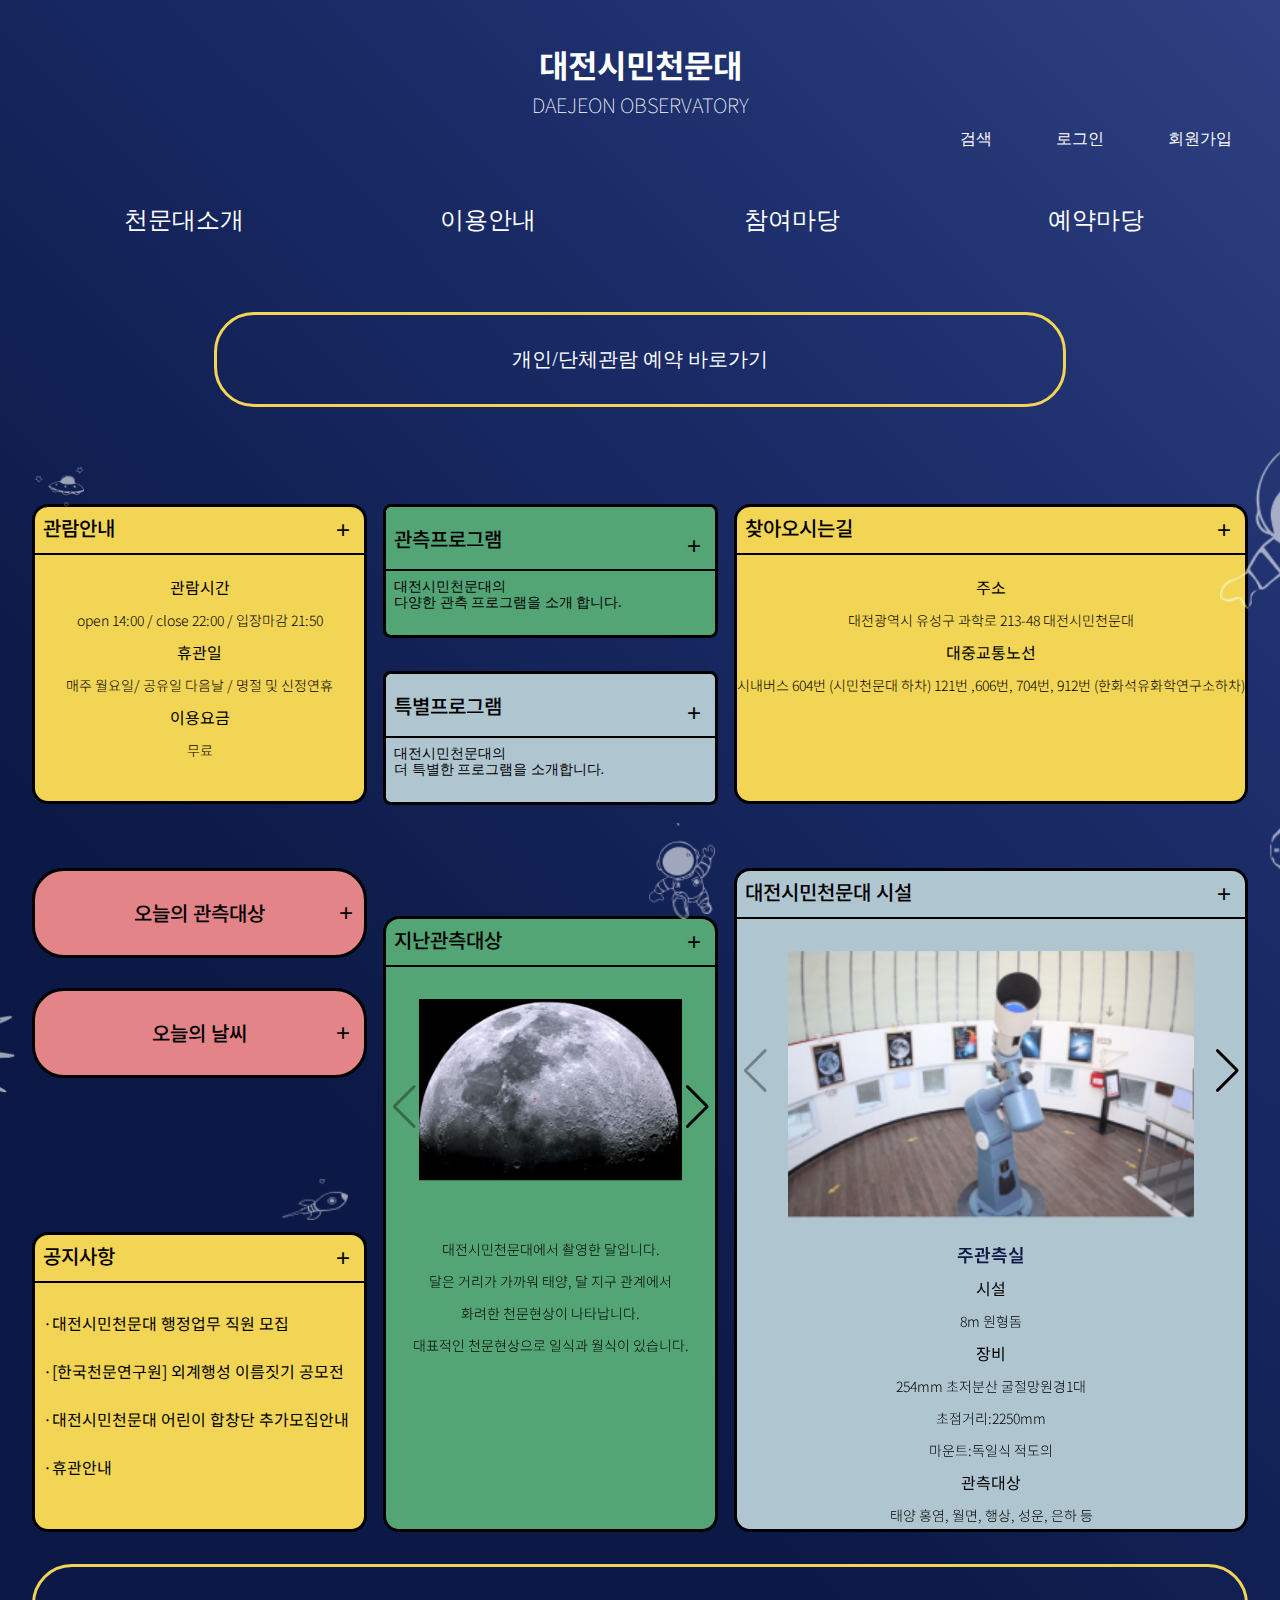
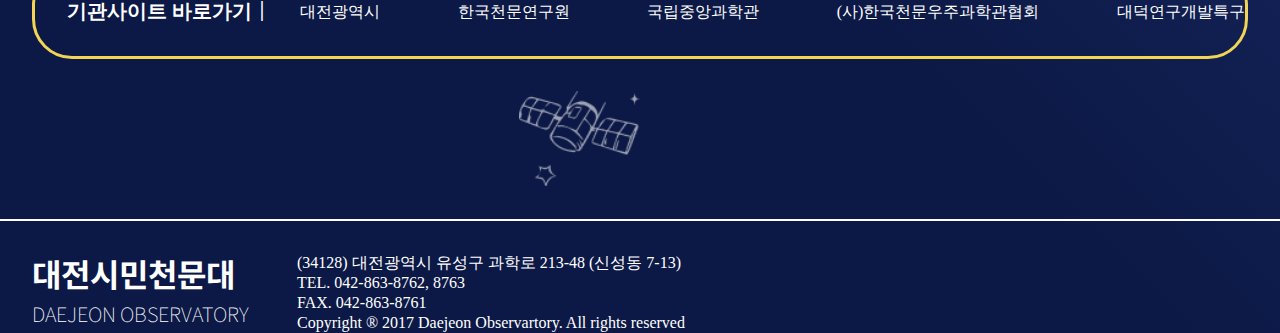
<file: index.html>
<!DOCTYPE html>
<html lang="en">
  <head>
    <meta charset="UTF-8" />
    <meta http-equiv="X-UA-Compatible" content="IE=edge" />
    <meta name="viewport" content="width=device-width, initial-scale=1.0" />
    <title>Document</title>
    <link rel="stylesheet" href="./css/my_reset.css" />
    <link
      href="https://fonts.googleapis.com/css2?family=Noto+Sans+KR:wght@100;300;400;500;700&display=swap"
      rel="stylesheet"
    />
    <link
      rel="stylesheet"
      href="https://cdnjs.cloudflare.com/ajax/libs/font-awesome/6.3.0/css/all.min.css"
      integrity="sha512-SzlrxWUlpfuzQ+pcUCosxcglQRNAq/DZjVsC0lE40xsADsfeQoEypE+enwcOiGjk/bSuGGKHEyjSoQ1zVisanQ=="
      crossorigin="anonymous"
      referrerpolicy="no-referrer"
    />
    <link
      rel="stylesheet"
      href="https://cdn.jsdelivr.net/npm/swiper@9/swiper-bundle.min.css"
    />
    <link rel="stylesheet" href="./css/common.css" />
    <!-- Swiper JS -->
    <script src="https://cdn.jsdelivr.net/npm/swiper@9/swiper-bundle.min.js"></script>
    <!-- <script src="https://cdnjs.cloudflare.com/ajax/libs/jquery/2.0.2/jquery.min.js"></script> -->
    <script src="./js/common.js" defer></script>
  </head>
  <body id="gradient">
    <div class="wrap">
      <header class="hd mw">
        <h1 class="logo">
          <a href="#"
            >대전시민천문대 <br />
            <span> DAEJEON OBSERVATORY</span></a
          >
          <div class="ham"><i class="fa-solid fa-bars"></i></div>
        </h1>
        <div class="top_icons">
          <a href="#"><i class="fa-solid fa-magnifying-glass"></i>검색</a>

          <a href="#"
            ><i class="fa-sharp fa-solid fa-right-to-bracket"></i>로그인</a
          >
          <a href="#"><i class="fa-solid fa-user"></i>회원가입</a>
        </div>

        <nav class="gnb">
          <ul class="depth_1">
            <li>
              <a href="#">천문대소개</a>
              <ul class="depth_2">
                <li><a href="#">인사말</a></li>
                <li><a href="#">현황 및 조직도</a></li>
                <li><a href="#">시설안내</a></li>
                <li><a href="#">홍보자료</a></li>
                <li><a href="#">찾아오시는 길</a></li>
              </ul>
            </li>
            <li>
              <a href="#">이용안내</a>
              <ul class="depth_2">
                <li><a href="#">관람시간안내</a></li>
                <li><a href="#">프로그램소개</a></li>
                <li><a href="#">천문정보</a></li>
                <li><a href="#">행사사진</a></li>
              </ul>
            </li>
            <li>
              <a href="#">참여마당</a>
              <ul class="depth_2">
                <li><a href="#">공지사항</a></li>
                <li><a href="#">질문과답변</a></li>
                <li><a href="#">방문후기</a></li>
                <li><a href="#">자주하는질문</a></li>
                <li><a href="#">봉사활동</a></li>
              </ul>
            </li>
            <li>
              <a href="#">예약마당</a>
              <ul class="depth_2">
                <li><a href="#">관람예약</a></li>
                <li><a href="#">별음악회/시낭송회예약</a></li>
                <li><a href="#">특별 프로그램 예약</a></li>
                <li><a href="#">봉사활동예약</a></li>
                <li><a href="#">예약확인/취소</a></li>
              </ul>
            </li>
          </ul>
        </nav>
      </header>
      <main class="con mw">
        <section class="sec1">
          <div>
            <a href="./index2.html">개인/단체관람 예약 바로가기</a>
          </div>
        </section>
        <!-- section.box.box$*9 -->
        <section class="sec2">
          <div class="box box1">
            <div class="box_title">
              <h2>관람안내</h2>
              <button>+</button>
            </div>
            <p>
              <span>관람시간</span> <br />
              open 14:00 / close 22:00 / 입장마감 21:50 <br />
              <span>휴관일</span> <br />
              매주 월요일/ 공유일 다음날 / 명절 및 신정연휴 <br />
              <span>이용요금</span><br />
              무료
            </p>
          </div>
          <div class="box box2">
            <div class="box2_1">
              <div class="box_title">
                <h2>관측프로그램</h2>
                <button>+</button>
              </div>
              <p>
                대전시민천문대의 <br />
                다양한 관측 프로그램을 소개 합니다.
              </p>
            </div>
            <div class="box2_2">
              <div class="box_title">
                <h2>특별프로그램</h2>
                <button>+</button>
              </div>
              <p>
                대전시민천문대의 <br />
                더 특별한 프로그램을 소개합니다.
              </p>
            </div>
          </div>
          <div class="box box3">
            <div class="box_title">
              <h2>찾아오시는길</h2>
              <button>+</button>
            </div>
            <p>
              <span>주소</span> <br />
              대전광역시 유성구 과학로 213-48 대전시민천문대 <br />
              <span>대중교통노선</span> <br />
              시내버스 604번 (시민천문대 하차) 121번 ,606번, 704번, 912번
              (한화석유화학연구소하차)
            </p>
          </div>
          <div class="box box4">
            <div class="box4_1">
              <h2>오늘의 관측대상</h2>
              <button>+</button>
            </div>
            <div class="box4_2">
              <h2>오늘의 날씨</h2>
              <button>+</button>
            </div>
          </div>
          <div class="box box5">
            <div class="box_title">
              <h2>지난관측대상</h2>
              <button>+</button>
            </div>
            <div class="swiper box_slide">
              <div class="swiper-wrapper">
                <div class="swiper-slide">
                  <img src="../img/slide1_img1.png" alt="img1_1" />
                  <p>
                    대전시민천문대에서 촬영한 달입니다. <br />
                    달은 거리가 가까워 태양, 달 지구 관계에서 <br />
                    화려한 천문현상이 나타납니다. <br />
                    대표적인 천문현상으로 일식과 월식이 있습니다.
                  </p>
                </div>
                <div class="swiper-slide">
                  <img src="../img/slide1_img2.png" alt="img1_2" />
                  <p>
                    위 사진은 <span>플레이아데스 성단</span>입니다. <br />
                    맨눈으로도 잘 관측되는 가장 대표적인 별의 집단으로
                    산개성단입니다. <br />
                    약 1억 년 밖에 안 된 어린 성단으로 구성별들이 매우 어려
                    <br />
                    표면온도가 뜨거워서 청백색을 띄고 있습니다.
                  </p>
                </div>
                <div class="swiper-slide">
                  <img src="../img/slide1_img3.png" alt="img1_3" />
                  <p>
                    태양계 2번째 행성 <span>금성</span>입니다. 금성은 반사도가
                    매우 높아 맨눈으로도 쉽게 관측될 정도로 <br />
                    밝게 빛납니다. 정말 밝을 때는 낮에도 관측할 수 있습니다.
                    <br />
                    지구보다 안 쪽에 있는 금성과 수성은 사진처럼 <br />
                    달과 같은 <span>위상</span>이 나타납니다.
                  </p>
                </div>
                <div class="swiper-slide">
                  <img src="../img/slide1_img4.png" alt="img1_4" />
                  <p>
                    태양계의 4번째 행성 <span>화성</span>입니다. 표면이 산화철로
                    뒤덮혀 있는 붉은 행성입니다. <br />
                    맨눈으로 관측 시 다른행성과 달리 <span>붉은별</span>로 쉽게
                    구별이 가능합니다. <br />
                    또한, 화성 극지방의 극관은 이산화탄소가 얼어있는
                    드라이아이스입니다. <br />
                    이 극관의 크기는 계절에 따라 변하며 화성에 겨울이 찾아올 때
                    커지고 <br />
                    여름에 작아집니다.
                  </p>
                </div>
              </div>
              <div class="swiper-button-next next1"></div>
              <div class="swiper-button-prev prev1"></div>
            </div>
          </div>
          <div class="box box6">
            <div class="box_title">
              <h2>대전시민천문대 시설</h2>
              <button>+</button>
            </div>
            <!-- slide -->
            <div class="swiper box_slide">
              <div class="swiper-wrapper">
                <div class="swiper-slide">
                  <img src="../img/slide2_img1.png" alt="img2_1" />
                  <p>
                    <span class="fac_name">주관측실</span> <br />
                    <span>시설</span> <br />
                    8m 원형돔 <br />
                    <span>장비</span> <br />
                    254mm 초저분산 굴절망원경1대 <br />
                    초점거리:2250mm <br />
                    마운트:독일식 적도의 <br />
                    <span>관측대상</span> <br />
                    태양 홍염, 월면, 행상, 성운, 은하 등
                  </p>
                </div>
                <div class="swiper-slide">
                  <img src="../img/slide2_img2.png" alt="img2_2" />
                  <p>
                    <span class="fac_name">천체투영실</span><br />
                    <span>시설</span> <br />
                    9.5m 돔스크린 (90명 동시관람 가능) <br />
                    <span>장비</span>
                    -MEGASTAR_Neo 투영기 <br />
                    -4안 디지털 투영기 <br />
                    -천문우주영상물
                  </p>
                </div>
                <div class="swiper-slide">
                  <img src="../img/slide2_img3.png" alt="img2_3" />
                  <p>
                    <span class="fac_name">보조관측실</span> <br />
                    <span>시설</span> <br />
                    -가로 6.6m * 세로 11.7m 슬라이딩돔 <br />
                    <span>장비</span> <br />
                    -102mm 구경 / 더블렛 ED아포크로매트 <br />
                    -254mm 구경 / 슈미트카세그레인 반사굴절 <br />
                    -280mm 구경 / 슈미트카세그레인 반사굴절 <br />
                    -140mm 구경 / 트리플렛 ED아포크로매트 <br />
                    <span>관측대상</span> <br />
                    -태양 흑점, 월면, 행성, 성운, 성단, 은하등
                  </p>
                </div>
                <div class="swiper-slide">
                  <img src="../img/slide2_img4.png" alt="img2_4" />
                  <p>
                    <span class="fac_name">전시실</span> <br />
                    <span>시설면적</span> <br />
                    -180㎡ <br />
                    <span>전시내용</span> <br />
                    -별을 찾아가는 별여행 <br />
                    -ZONE1. 별을 바라보다 <br />
                    -ZONE2. 베일에 싸인 별 <br />
                    -ZONE3. 출발! 별여행 <br />
                    -ZONE4. 찾았다! 먼 우주 속 별 <br />
                    -ZONE5. 천문아카이브 <br />
                  </p>
                </div>
              </div>
              <div class="swiper-button-next next1"></div>
              <div class="swiper-button-prev prev1"></div>
            </div>
          </div>
          <div class="box box7">
            <div class="box_title">
              <h2>공지사항</h2>
              <button>+</button>
            </div>
            <p>
              <span>&middot;대전시민천문대 행정업무 직원 모집</span>
              <span>&middot;[한국천문연구원] 외계행성 이름짓기 공모전</span>
              <span>&middot;대전시민천문대 어린이 합창단 추가모집안내</span>
              <span>&middot;휴관안내</span>
            </p>
          </div>
        </section>
        <section class="sec3">
          <div>
            <a href="#">기관사이트 바로가기</a>
            <ul>
              <li><a href="#">대전광역시</a></li>
              <li><a href="#">한국천문연구원</a></li>
              <li><a href="#">국립중앙과학관</a></li>
              <li><a href="#">(사)한국천문우주과학관협회</a></li>
              <li><a href="#">대덕연구개발특구</a></li>
            </ul>
          </div>
        </section>
      </main>
      <footer class="footAll">
        <div class="foot mw">
          <h1 class="logo">
            <a href="#"
              >대전시민천문대 <br />
              <span> DAEJEON OBSERVATORY</span></a
            >
          </h1>
          <div>
            <p>
              (34128) 대전광역시 유성구 과학로 213-48 (신성동 7-13) <br />
              TEL. 042-863-8762, 8763 <br />
              FAX. 042-863-8761 <br />
              Copyright ® 2017 Daejeon Observartory. All rights reserved
            </p>
          </div>
        </div>
      </footer>
    </div>
  </body>
</html>
</file>
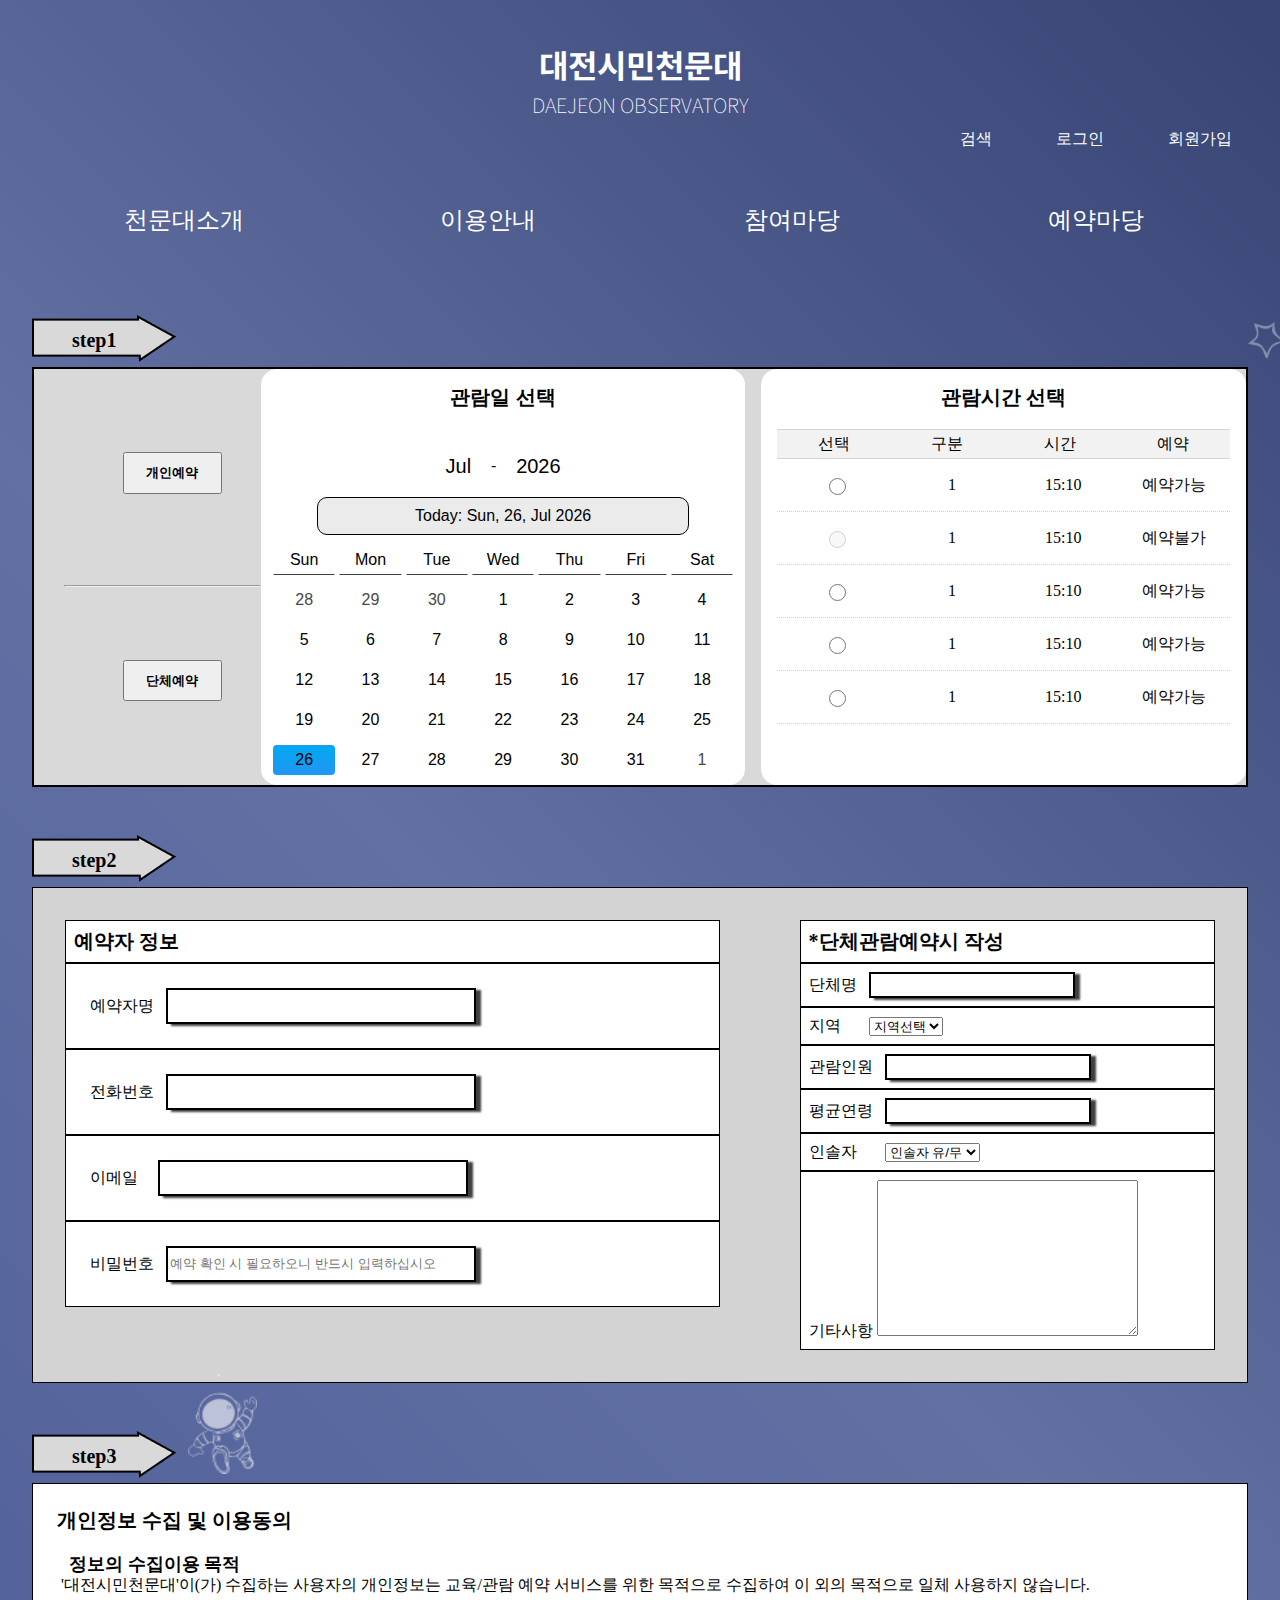
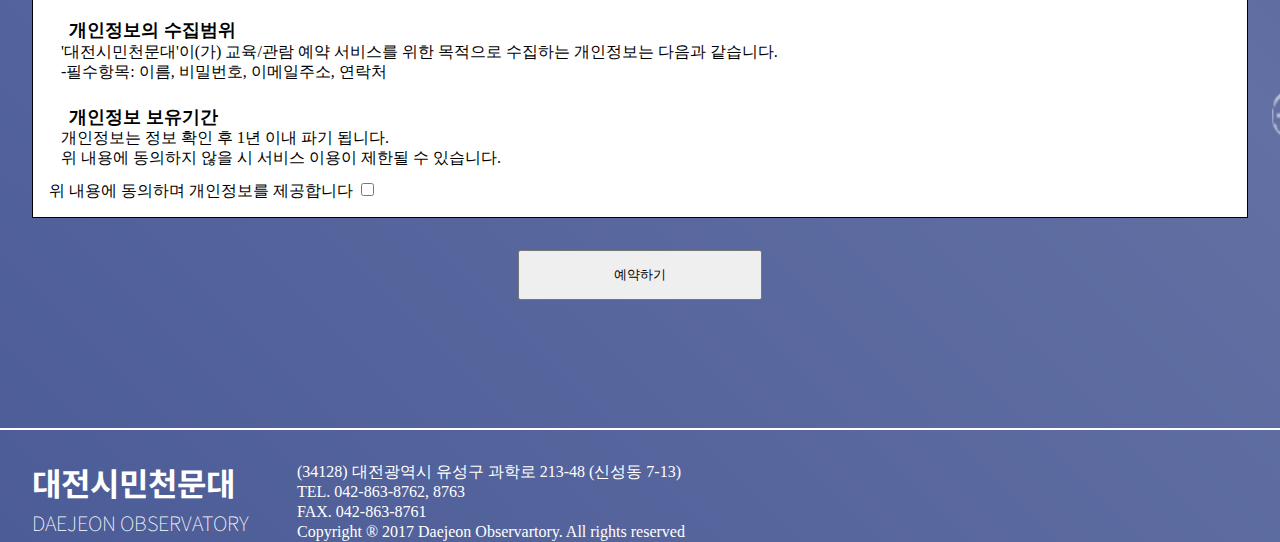
<file: index2.html>
<!DOCTYPE html>
<html lang="en">
  <head>
    <meta charset="UTF-8" />
    <meta http-equiv="X-UA-Compatible" content="IE=edge" />
    <meta name="viewport" content="width=device-width, initial-scale=1.0" />
    <title>Document</title>
    <link rel="stylesheet" href="./css/my_reset.css" />
    <link
      href="https://fonts.googleapis.com/css2?family=Noto+Sans+KR:wght@100;300;400;500;700&display=swap"
      rel="stylesheet"
    />
    <link
      rel="stylesheet"
      href="https://cdnjs.cloudflare.com/ajax/libs/font-awesome/6.3.0/css/all.min.css"
      integrity="sha512-SzlrxWUlpfuzQ+pcUCosxcglQRNAq/DZjVsC0lE40xsADsfeQoEypE+enwcOiGjk/bSuGGKHEyjSoQ1zVisanQ=="
      crossorigin="anonymous"
      referrerpolicy="no-referrer"
    />
    <link
      rel="stylesheet"
      href="https://cdn.jsdelivr.net/npm/swiper@9/swiper-bundle.min.css"
    />
    <link rel="stylesheet" href="./css/common2.css" />
    <!-- Swiper JS -->
    <script src="https://cdn.jsdelivr.net/npm/swiper@9/swiper-bundle.min.js"></script>
    <!-- <script src="https://cdnjs.cloudflare.com/ajax/libs/jquery/2.0.2/jquery.min.js"></script> -->
    <script src="./js/common2.js" defer></script>
  </head>
  <body>
    <div class="wrap">
      <header class="hd mw">
        <h1 class="logo">
          <a href="./index.html"
            >대전시민천문대 <br />
            <span> DAEJEON OBSERVATORY</span></a
          >
          <div class="ham"><i class="fa-solid fa-bars"></i></div>
        </h1>
        <div class="top_icons">
          <a href="#"><i class="fa-solid fa-magnifying-glass"></i>검색</a>
          <a href="#"
            ><i class="fa-sharp fa-solid fa-right-to-bracket"></i>로그인</a
          >
          <a href="#"><i class="fa-solid fa-user"></i>회원가입</a>
        </div>
        <nav class="gnb on">
          <ul class="depth_1">
            <li>
              <a href="#">천문대소개</a>
              <ul class="depth_2">
                <li><a href="#">인사말</a></li>
                <li><a href="#">현황 및 조직도</a></li>
                <li><a href="#">시설안내</a></li>
                <li><a href="#">홍보자료</a></li>
                <li><a href="#">찾아오시는 길</a></li>
              </ul>
            </li>
            <li>
              <a href="#">이용안내</a>
              <ul class="depth_2">
                <li><a href="#">관람시간안내</a></li>
                <li><a href="#">프로그램소개</a></li>
                <li><a href="#">천문정보</a></li>
                <li><a href="#">행사사진</a></li>
              </ul>
            </li>
            <li>
              <a href="#">참여마당</a>
              <ul class="depth_2">
                <li><a href="#">공지사항</a></li>
                <li><a href="#">질문과답변</a></li>
                <li><a href="#">방문후기</a></li>
                <li><a href="#">자주하는질문</a></li>
                <li><a href="#">봉사활동</a></li>
              </ul>
            </li>
            <li>
              <a href="#">예약마당</a>
              <ul class="depth_2">
                <li><a href="#">관람예약</a></li>
                <li><a href="#">별음악회/시낭송회예약</a></li>
                <li><a href="#">특별 프로그램 예약</a></li>
                <li><a href="#">봉사활동예약</a></li>
                <li><a href="#">예약확인/취소</a></li>
              </ul>
            </li>
          </ul>
        </nav>
      </header>
      <section class="section_All mw">
        <section class="sec1">
          <div>
            <img src="../img/arrow.png" alt="step1" />
            <span class="step">step1</span>
          </div>
          <div class="tab">
            <div class="reserve_btn">
              <div><input type="button" value="개인예약" class="btn1" /></div>
              <hr />
              <input type="button" value="단체예약" class="btn2" />
            </div>
            <div class="tab_con">
              <div class="box1 calendar">
                <h2>관람일 선택</h2>
                <!-- <div class="calendar"></div> -->
              </div>
              <div class="box2">
                <h3>관람시간 선택</h3>
                <div class="item on person">
                  <p class="title">
                    <span class="t1">선택</span>
                    <span class="t2">구분</span>
                    <span class="t3">시간</span>
                    <span class="t4">예약</span>
                  </p>
                  <ul>
                    <li class="list">
                      <label>
                        <input type="radio" name="list" />
                        <span class="t_t1">1</span>
                        <span class="t_t2">15:10</span>
                        <span class="t_t3">예약가능</span>
                      </label>
                      <!-- <input type="button" value="예약가능" /> -->
                    </li>
                    <!-- list의 반복 -->
                    <li class="list">
                      <label>
                        <input type="radio" name="list" disabled />
                        <span class="t_t1">1</span>
                        <span class="t_t2">15:10</span>
                        <span class="t_t3">예약불가</span>
                      </label>
                      <!-- <input type="button" value="예약불가" /> -->
                    </li>
                    <li class="list">
                      <label>
                        <input type="radio" name="list" />
                        <span class="t_t1">1</span>
                        <span class="t_t2">15:10</span>
                        <span class="t_t3">예약가능</span>
                      </label>
                      <!-- <input type="button" value="예약가능" /> -->
                    </li>
                    <li class="list">
                      <label>
                        <input type="radio" name="list" />
                        <span class="t_t1">1</span>
                        <span class="t_t2">15:10</span>
                        <span class="t_t3">예약가능</span>
                      </label>
                      <!-- <input type="button" value="예약가능" /> -->
                    </li>
                    <li class="list">
                      <label>
                        <input type="radio" name="list" />
                        <span class="t_t1">1</span>
                        <span class="t_t2">15:10</span>
                        <span class="t_t3">예약가능</span>
                      </label>
                      <!-- <input type="button" value="예약가능" /> -->
                    </li>
                    <!-- 반복끝 -->
                  </ul>
                </div>
                <!-- <div class="item on team">단체예약</div> -->
              </div>
              <div class="box3">
                <input type="submit" value="완료" />
              </div>
            </div>
          </div>
        </section>
        <section class="sec2">
          <div>
            <img src="../img/arrow.png" alt="step2" />
            <span class="step">step2</span>
          </div>
          <div class="reservation">
            <div class="reservation_1">
              <h2>예약자 정보</h2>
              <form>
                <p>
                  <label for="username">예약자명</label>
                  <input type="text" id="username" name="username" required />
                  <span class="error" id="username_error"></span>
                </p>
                <p>
                  <label for="tel">전화번호</label>
                  <input type="tel" id="phone" name="phone" required />
                  <span class="error" id="username_error"></span>
                </p>
                <p>
                  <label for="email">이메일 &nbsp </label>
                  <input type="text" id="email" name="email" required />
                  <span class="error" id="email_error"></span>
                </p>
                <p>
                  <label for="password">비밀번호</label>
                  <input
                    type="password"
                    id="password"
                    name="password"
                    required
                    placeholder="예약 확인 시 필요하오니 반드시 입력하십시오"
                  />
                  <span class="error" id="password_error"></span>
                </p>
              </form>
            </div>
            <div class="reservation_2">
              <h2>*단체관람예약시 작성</h2>
              <form>
                <p>
                  <label for="username">단체명</label>
                  <input type="text" id="username2" name="username2" required />
                  <span class="error" id="username_error2"></span>
                </p>
                <p>
                  <label for="username">지역</label>
                  <select name="location" id="location">
                    <option value="none">지역선택</option>
                    <option value="daejeon">대전</option>
                    <option value="sejong">세종</option>
                    <option value="seoul">서울</option>
                    <option value="gangwon">강원</option>
                    <option value="gg">경기</option>
                    <option value="gnam">경남</option>
                    <option value="gbuk">경북</option>
                    <option value="jeonnam">전남</option>
                    <option value="jeonbuk">전북</option>
                    <option value="chungnam">충남</option>
                    <option value="chungbuk">충북</option>
                    <option value="busan">부산</option>
                    <option value="daegu">대구</option>
                    <option value="incheon">인천</option>
                    <option value="gwangju">광주</option>
                    <option value="ulsan">울산</option>
                    <option value="ulleung">울릉도</option>
                    <option value="jeju">제주도</option>
                  </select>
                </p>
                <p>
                  <label for="number">관람인원</label>
                  <input type="text" id="number" name="number" required />
                  <span class="error" id="number"></span>
                </p>
                <p>
                  <label for="text">평균연령</label>
                  <input type="text" id="age" name="age" required />
                  <span class="error" id="age"></span>
                </p>
                <p>
                  <label for="select">인솔자</label>
                  <select name="leader" id="leader">
                    <option value="none">인솔자 유/무</option>
                    <option value="exist">있음</option>
                    <option value="exist_none">없음</option>
                  </select>
                </p>
                <p>
                  <label for="text">기타사항</label>
                  <textarea
                    name="ref_note"
                    id="ref_note"
                    cols="30"
                    rows="10"
                  ></textarea>
                </p>
              </form>
            </div>
          </div>
        </section>
        <section class="sec3">
          <div>
            <img src="../img/arrow.png" alt="step3" />
            <span class="step">step3</span>
          </div>
          <div class="consent">
            <h2>개인정보 수집 및 이용동의</h2>
            <p>
              <span>정보의 수집이용 목적</span> <br />
              '대전시민천문대'이(가) 수집하는 사용자의 개인정보는 교육/관람 예약
              서비스를 위한 목적으로 수집하여 이 외의 목적으로 일체 사용하지
              않습니다. <br />
            </p>
            <p>
              <span>개인정보의 수집범위</span> <br />
              '대전시민천문대'이(가) 교육/관람 예약 서비스를 위한 목적으로
              수집하는 개인정보는 다음과 같습니다. <br />
              -필수항목: 이름, 비밀번호, 이메일주소, 연락처 <br />
            </p>
            <p>
              <span>개인정보 보유기간</span> <br />
              개인정보는 정보 확인 후 1년 이내 파기 됩니다. <br />
              위 내용에 동의하지 않을 시 서비스 이용이 제한될 수 있습니다.
              <br />
            </p>
            <label for="checkbox"
              >위 내용에 동의하며 개인정보를 제공합니다</label
            >
            <input type="checkbox" />
          </div>
          <button>예약하기</button>
        </section>
      </section>
      <footer class="footAll">
        <div class="foot mw">
          <h1 class="logo">
            <a href="#"
              >대전시민천문대 <br />
              <span> DAEJEON OBSERVATORY</span></a
            >
          </h1>
          <div>
            <p>
              (34128) 대전광역시 유성구 과학로 213-48 (신성동 7-13) <br />
              TEL. 042-863-8762, 8763 <br />
              FAX. 042-863-8761 <br />
              Copyright ® 2017 Daejeon Observartory. All rights reserved
            </p>
          </div>
        </div>
      </footer>
    </div>
  </body>
</html>
</file>
<file: css/common.css>
:root {
  --mw: 1440px;
  --width: calc(100% - 4rem);
  --gap1: 0.5rem;
  --gap2: 4rem;
  --font_logo1_700: "Noto Sans KR", sans-serif;
  --font_logo2_100: "Noto Sans KR", sans-serif;
  --font_con_title_500: "Noto Sans KR", sans-serif;
  --font_con_intro1_400: "Noto Sans KR", sans-serif;
  --font_con_intro2_300: "Noto Sans KR", sans-serif;
  --font_color: #ffffff;
  --font_color2: #000000;
  --bg: #0c1946;
  --color_p1: #f2d555;
  --color_p2: #afc6d0;
  --color_p3: #53a576;
  --color_p4: #c7d6cc;
  --color_p4: #e38489;
  --font_size_con: 20px;
}
body {
  background: linear-gradient(
    45deg,
    #0c1946,
    #0c1946,
    #1b2c69,
    #36488b,
    #6270a3,
    #0c1946,
    #0c1946
  );
  background-size: 400%, 400%;
  animation: gradient 10s ease infinite;
}

@keyframes gradient {
  0% {
    background-position: 0% 50%;
  }
  50% {
    background-position: 100% 50%;
  }
  100% {
    background-position: 0% 50%;
  }
}
.wrap {
  overflow: hidden;
  white-space: nowrap;
}
.mw {
  max-width: var(--mw);
  width: var(--width);
  margin: auto;
}

a {
  color: var(--font_color);
}

.hd {
  margin-top: 3rem;
  position: relative;
  z-index: 100;
}

.hd .logo {
  text-align: center;
}

.logo a {
  font-family: var(--font_logo1_700);
  font-weight: 700;
  font-size: 32px;
  line-height: 2rem;
}

.logo span {
  font-weight: 100;
  font-size: 20px;
}

.top_icons {
  color: #ffffff;
  display: flex;
  justify-content: flex-end;
}

.top_icons a,
.top_icons i {
  display: flex;
  justify-content: center;
  align-items: center;
  margin: 0.5rem 1rem;
}

.top_icons a:hover {
  font-weight: bold;
  color: #c7d6cc;
}

/* nav */

.gnb {
  margin-top: 2rem;
}
.gnb a {
  font-size: 24px;
}

.depth_1 {
  display: flex;
  justify-content: space-around;
  text-align: center;
  /* align-items: center; */
  position: relative;
}

.depth_2 {
  margin-top: 1rem;
  line-height: 2.5rem;
  height: 0;
  overflow: hidden;
  position: absolute;
  width: 100%;
  transition: 0.3s;
}

.depth_1 > li {
  /* border: 1px solid red; */
  width: 20%;
  position: relative;
  transition: 0.3s;
}

.depth_1 > li::before {
  content: "";
  position: absolute;
  background-color: #c7d6cc;
  width: 100%;
  height: 0;
  left: 0;
  top: 0;
  border-radius: 16px;
  transition: 0.3s;
}

.depth_2 a {
  font-size: 20px;
}
.depth_1 > li > a {
  display: block;
  position: relative;
  padding: 1rem 0;
}

.depth_1 > li:hover::before {
  height: 350px;
}

.depth_1 > li:hover a {
  color: #0c1946;
  opacity: 70%;
  font-weight: bold;
}

.depth_1 li:hover .depth_2 {
  height: 300px;
}

.depth_2 li:hover a {
  opacity: 100%;
}

/* 가상테그 한 번에 붙이는 방법 */
/* 헤더 어떻게 하는거였더라  */

/* main */

main {
  /* display: none; */
}

*::before,
*::after {
  content: "";
  position: absolute;
}
.sec1 {
  border: 3px solid var(--color_p1);
  border-radius: 40px;
  text-align: center;
  width: 70%;
  margin: auto;
  margin-top: 5%;
  padding: 2rem 0;
  position: relative;
}
.sec1 a {
  transition: 0.3s;
}
.sec1 a:hover {
  color: #f2d555;
}
.sec1::before {
  /* border: 1px solid lightblue; */
  width: 20%;
  padding-top: 80%;
  top: -150%;
  left: -60%;
  background: url(../img/bg1_moon.png) no-repeat;
  background-size: contain;
}
.sec1 div {
  display: flex;
  justify-content: center;
  align-items: center;
  font-size: var(--font_size_con);
}

.sec2 {
  /* background-color: #9999; */
  margin-top: 8%;

  display: grid;
  grid-template-columns: repeat(3, 1fr);
  grid-auto-rows: 300px;
  gap: var(--gap2) 1rem;
  position: relative;
}

.sec2 .box {
  /* border: 2px solid lightblue; */
  border-radius: 1rem;
  font-size: 14px;
}

.sec2 button {
  border: none;
  background-color: transparent;
  font-size: 24px;
}

.box_title {
  display: flex;
  justify-content: space-between;
  padding: var(--gap1);
  border-bottom: 2px solid #000000;
  font-family: var(--font_con_title_500);
  font-weight: 500;
  font-size: 20px;
}
.box1 p,
.box3 p,
.box5 p,
.box6 p,
.box7 p {
  line-height: 2rem;
  padding: 1rem 0;
  /* 중앙정렬을 하고 싶었어요 */
  text-align: center;
  font-family: var(--font_con_intro2_300);
  font-size: 14px;
  font-weight: 300;
}
.box1,
.box3,
.box5,
.box6,
.box7 {
  border: 3px solid #000000;
}
.box span {
  font-family: var(--font_con_intro1_400);
  font-weight: 400;
  font-size: 16px;
}

/* br태그 없이 단 정렬하는 방법?
display:block ? */

.box1 {
  /* height: 300px; */
  border-radius: var(--gap1);
  background-color: #f2d555;
  position: relative;
}

.box1::before {
  /* border: 1px solid lightblue; */
  width: 15%;
  height: 20%;
  top: -20%;
  background: url(../img/bg3_spacecraft.png) no-repeat;
  background-size: contain;
  background-position: bottom;
}
.box2 {
  position: relative;
}

.box2_1,
.box2_2 {
  border: 3px solid #000000;
  border-radius: var(--gap1);
  line-height: 1rem;
  padding: 1rem 0;
}
.box2_1 p,
.box2_2 p {
  padding: 0.5rem;
}

.box2_1 {
  background-color: var(--color_p3);
}

.box2_2 {
  position: absolute;
  width: 100%;
  top: 78%;
  transform: translateY(-50%);
  background-color: var(--color_p2);
}

.box3 {
  background-color: #f2d555;
  position: relative;
}

.box3::before {
  width: 65%;
  /* border: 1px solid lightblue; */
  height: 100%;
  right: -60%;
  top: -60%;
  background: url(../img/bg2_Big_person.png) no-repeat;
  background-size: contain;
  background-position: bottom;
}
.box4 {
  position: relative;
}

.box4::before {
  /* border: 1px solid lightblue; */
  width: 30%;
  height: 50%;
  background: url(../img/bg4_Satellite.png) no-repeat;
  background-size: contain;
  background-position: bottom;
  top: 25%;
  left: -35%;
}
.box4_1,
.box4_2 {
  border: 3px solid #000000;
  border-radius: 2rem;
  line-height: 1.5rem;
  display: flex;
  justify-content: center;
  align-items: center;
  padding: var(--gap1);
  background-color: var(--color_p4);
  font-family: var(--font_con_title_500);
  font-size: 20px;
  font-weight: 500;
  height: 30%;
}

.box4 button {
  font-size: 24px;
  position: absolute;
  right: var(--gap1);
}

.box4_2 {
  position: absolute;
  width: 100%;
  top: 40%;
}

.box5,
.box6 {
  grid-row: span 2;
}

.box5 {
  position: relative;
  margin-top: 3rem;
  background-color: var(--color_p3);
  position: relative;
}
.box5::before {
  /* border: 1px solid lightblue; */
  width: 20%;
  height: 20%;
  top: -20%;
  right: 0;
  background: url(../img/bg5_Small_person.png) no-repeat;
  background-size: contain;
  background-position: bottom;
}
.box5 img {
  margin-left: 10%;
  width: 80%;
}
.box5 .swiper,
.box6 .swiper {
  position: absolute;
  /* border: 10px solid red; */
  width: 100%;
  height: calc(100% - 50px);
}
.box5 .swiper-slide,
.box6 .swiper-slide {
  padding-top: 2rem;
}

.box5 p {
  margin-top: 2rem;
  padding-top: 1rem;
}

.box5 span {
  color: tomato;
}

.box5 .next1,
.box5 .prev1,
.box6 .next1,
.box6 .prev1 {
  position: absolute;
  top: 25%;
  color: #000000;
  width: 1rem;
}
.box6 {
  background-color: var(--color_p2);
  position: relative;
}

.box6::before {
  /* border: 1px solid lightblue; */
  width: 30%;
  height: 15%;
  top: -15%;
  right: -30%;
  background: url(../img/bg6_fire.png) no-repeat;
  background-size: contain;
  background-position: bottom;
}

.box6::after {
  /* border: 1px solid lightblue; */
  width: 40%;
  padding-top: 40%;
  top: 40%;
  right: -50%;
  background: url(../img/bg8_Jupiter.png) no-repeat;
  background-size: contain;
  background-position: bottom;
}

.box6 img {
  width: 80%;
  margin-left: 10%;
}
.box6 .fac_name {
  font-size: 18px;
  color: #0c1946;
  font-weight: 600;
  cursor: pointer;
}

.box6 span {
}
.box7 {
  background-color: var(--color_p1);
  position: relative;
}

.box7::before {
  /* border: 1px solid lightblue; */
  width: 20%;
  height: 25%;
  top: -30%;
  right: 5%;
  background: url(../img/bg7_fish.png) no-repeat;
  background-size: contain;
  background-position: bottom;
}

/* !!span 으로 구조문 작성 후 
block으로 해결  */
.box7 span {
  display: block;
  text-align: left;
  padding: 0.5rem;
}

.sec3 {
  border: 3px solid var(--color_p1);
  border-radius: 40px;
  margin: 2rem 0 10rem 0;
  padding: 2rem 0;
  position: relative;
}

.sec3::before {
  /* border: 1px solid lightblue; */
  width: 20%;
  padding-top: 10%;
  left: -20%;
  top: 50%;
  background: url(../img/bg9_flag.png) no-repeat;
  background-size: contain;
  background-position: bottom;
}

.sec3::after {
  /* border: 1px solid lightblue; */
  width: 10%;
  padding-top: 10%;
  top: 110%;
  left: 40%;
  background: url(../img/bg10_Statellite2.png) no-repeat;
  background-size: contain;
  background-position: bottom;
}
.sec3 div {
  display: flex;
}

.sec3 div > a {
  margin-left: 2rem;
  font-size: 20px;
  font-weight: bold;
  position: relative;
}
.sec3 div > a::after {
  content: "|";
  position: absolute;
  top: -2px;
  /* border: 1px solid lightcoral; */
  width: 20px;
  text-align: center;
}

.sec3 li a {
  transition: 0.3s;
}
.sec3 li a:hover {
  color: #f2d555;
}

.sec3 ul {
  display: flex;
  justify-content: space-between;
  align-items: center;
  width: 80%;
  margin-left: 3rem;
}

/* footer */

.footAll {
  border-top: 2px solid #ffffff;
  margin-top: 10%;
}
.foot {
  display: flex;
  align-items: center;
  margin-top: 2rem;
}

.foot p {
  color: #ffffff;
  margin-left: 3rem;
}

.ham {
  display: none;
  cursor: pointer;
}

@media (max-width: 800px) {
  .wrap {
    background-color: #030c10;
  }
  .hd .logo {
    display: flex;
    justify-content: space-between;
    align-items: center;
    /* border: 1px solid red; */
  }
  .ham {
    display: block;
    margin: 0.5rem 1rem;
    color: #ffffff;
    font-size: 30px;
    padding-bottom: 40px;
  }
  .hd .top_icons,
  .hd .gnb {
    display: none;
  }

  .gnb.on {
    border: 2px solid lightblue;
    border-radius: 1rem;
    position: absolute;
    width: 100%;
    left: 0;
    height: calc(150vh - 100px);
    z-index: 300;
    display: flex;
    justify-content: flex-start;
    flex-direction: column;
    padding-top: 3rem;
    background-color: #030c10;
  }

  .sec1 {
    margin-top: 3rem;
    width: 100%;
  }

  .sec1::before {
    display: none;
  }
  .sec2 {
    display: block;
  }
  .sec2 .box1 {
    margin-top: 100px;
    position: relative;
  }

  /* 가상태그 */
  *::before,
  *::after {
    content: "";
    position: absolute;
    /* background-size: contain;
    background-position: fixed; */
  }
  .box1::before {
    display: none;
  }
  .box1::after {
    /* border: 1px solid blue; */
    width: 30%;
    height: 30%;
    top: -33%;
    left: 5%;

    background: url(../img/mobile_back_1.png) no-repeat;
    background-size: contain;
    background-position: fixed;
  }
  .sec2 .box2 {
    margin-top: 4rem;
    position: relative;
  }

  .box2::before {
    /* border: 1px solid blue; */
    width: 20%;
    height: 40%;
    top: -40%;
    right: 5%;
    background: url(../img/mobile_back_2.png) no-repeat;
    background-size: contain;
    background-position: fixed;
  }

  .box2_2 {
    margin-top: 130px;
  }

  .box3 {
    margin-top: 40%;
  }

  .box3::before {
    display: none;
  }

  .box4 {
    margin-top: 15%;
    position: relative;
  }
  .box4::before {
    display: none;
  }
  .box4::after {
    /* border: 1px solid blue; */
    width: 25%;
    height: 100%;
    background: url(../img/mobile_back_3.png) no-repeat;
    background-size: contain;
    top: -100%;
    left: 40%;
  }
  .box4_1 {
    padding: 1rem;
  }
  .box4_2 {
    margin-top: 40px;
    padding: 1.5rem;
  }

  .box5 {
    margin-top: 20%;
    height: 600px;
    position: relative;
  }
  .box5::before {
    display: none;
  }
  .box5::after {
    /* border: 1px solid blue; */
    width: 20%;
    height: 20%;
    background: url(../img/mobile_back_4.png) no-repeat;
    background-size: contain;
    bottom: -23%;
  }
  .box6 {
    margin-top: 20%;
    height: 700px;
  }
  .box6::after,
  .box6::before {
    display: none;
  }

  .box7 {
    margin-top: 20%;
  }
  .box7::before {
    display: none;
  }
  .box7::after {
    /* border: 1px solid blue; */
    width: 20%;
    height: 30%;
    background: url(../img/mobile_back_5.png) no-repeat;
    background-size: contain;
    top: -30%;
    right: 5%;
  }

  .sec3 {
    display: none;
  }

  .foot .logo {
    display: none;
  }
  .foot p {
    margin: 0.5rem 0;
    font-size: 12px;
  }
}
</file>
<file: css/common2.css>
:root {
  --mw: 1440px;
  --width: calc(100% - 4rem);
  --gap1: 0.5rem;
  --gap2: 4rem;
  --font_logo1_700: "Noto Sans KR", sans-serif;
  --font_logo2_100: "Noto Sans KR", sans-serif;
  --font_con_title_500: "Noto Sans KR", sans-serif;
  --font_con_intro1_400: "Noto Sans KR", sans-serif;
  --font_con_intro2_300: "Noto Sans KR", sans-serif;
  --font_color: #ffffff;
  --font_color2: #000000;
  --bg: #0c1946;
  --color_p1: #f2d555;
  --color_p2: #afc6d0;
  --color_p3: #53a576;
  --color_p4: #c7d6cc;
  --color_p4: #e38489;
  --font_size_con: 20px;
}
body {
  background: linear-gradient(
    45deg,
    #0c1946,
    #1b2c69,
    #36488b,
    #6270a3,
    #0c1946,
    #0c1946
  );
  background-size: 500% 500%;
  animation: gradient 10s ease infinite;
}

@keyframes gradient {
  0% {
    background-position: 0% 50%;
  }
  50% {
    background-position: 100% 50%;
  }
  100% {
    background-position: 0% 50%;
  }
}
.wrap {
  flex-wrap: wrap;
}
.mw {
  max-width: var(--mw);
  width: var(--width);
  margin: auto;
}

a {
  color: var(--font_color);
}

.hd {
  margin-top: 3rem;
  position: relative;
  z-index: 100;
}

.hd .logo {
  text-align: center;
}

.logo a {
  font-family: var(--font_logo1_700);
  font-weight: 700;
  font-size: 32px;
  line-height: 2rem;
}

.logo span {
  font-weight: 100;
  font-size: 20px;
}

.top_icons {
  color: #ffffff;
  display: flex;
  justify-content: flex-end;
}

.top_icons a,
.top_icons i {
  display: flex;
  justify-content: center;
  align-items: center;
  margin: 0.5rem 1rem;
}

.top_icons a:hover {
  font-weight: bold;
  color: #c7d6cc;
}

/* nav */

.gnb {
  margin-top: 2rem;
}
.gnb a {
  font-size: 24px;
  position: relative;
}

.depth_1 {
  display: flex;
  justify-content: space-around;
  text-align: center;
  /* align-items: center; */
  position: relative;
}

.depth_2 {
  margin-top: 1rem;
  line-height: 2.5rem;
  height: 0;
  overflow: hidden;
  position: absolute;
  width: 100%;
  transition: 0.3s;
}

.depth_1 > li {
  /* border: 1px solid red; */
  width: 20%;
  position: relative;
  transition: 0.3s;
}

.depth_1 > li::before {
  content: "";
  position: absolute;
  background-color: #c7d6cc;
  width: 100%;
  height: 0;
  left: 0;
  top: 0;
  border-radius: 16px;
  transition: 0.3s;
}

.depth_2 a {
  font-size: 20px;
}
.depth_1 > li > a {
  display: block;
  position: relative;
  padding: 1rem 0;
}

.depth_1 > li:hover::before {
  height: 350px;
}

.depth_1 > li:hover a {
  color: #0c1946;
  opacity: 70%;
  font-weight: bold;
}

.depth_1 li:hover .depth_2 {
  height: 300px;
}

.depth_2 li:hover a {
  opacity: 100%;
}

.ham {
  display: none;
}

/* section */

.section_All {
  margin-top: 5%;
}
.sec1 {
  position: relative;
}

*::after,
*::before {
  content: "";
  position: absolute;
}
.sec1::before {
  /* border: 1px solid lightblue; */
  z-index: 300;
  width: 20%;
  padding-top: 20%;
  background: url(../img/bg1_moon.png) no-repeat;
  background-size: contain;
  background-position: bottom;
  top: -40%;
  left: -30%;
}

.sec1::after {
  /* border: 1px solid lightblue; */
  width: 20%;
  padding-top: 20%;
  background: url(../img/sub_bg2.png) no-repeat;
  background-size: contain;
  top: -10%;
  right: -20%;
}

.sec1 img,
.sec2 img,
.sec3 img {
  /* border: 1px solid red; */
  position: relative;
}

.sec1 .step,
.sec2 .step,
.sec3 .step {
  position: absolute;
  top: 13px;
  left: 40px;
  font-size: 20px;
  font-weight: bold;
}

.sec1 .tab {
  border: 2px solid #000000;
  display: flex;
  background-color: #d9d9d9;
}

.sec1 .tab_con {
  display: flex;
  justify-content: space-between;
  /* border: 3px solid blue; */
  /* 이부분의 넓이..oh */
  width: 100%;
}
/* 개인예약 단체예약 부분을 떨어지게 하고 ㅣ싶어요
오잉 어떻게 떨어지게는 했어요 */
.tab .reserve_btn {
  /* border: 1px solid lightskyblue; */
  border-radius: 1rem;
  /* text-align: center; */
  position: relative;
  width: 20%;
  cursor: pointer;
  margin-left: 30px;
}

.reserve_btn div {
  /* border-bottom: 3px solid rgba(0, 0, 0, 0.3); */
  height: 50%;
}
.reserve_btn div hr {
}
.btn1,
.btn2 {
  position: absolute;
  /* border: 5px solid red; */
  top: 20%;
  margin-left: 30%;
  width: 50%;
  height: 10%;
  font-weight: bold;

  cursor: pointer;
}

.btn2 {
  top: 70%;
}

.box1 {
  width: 50%;
}
.box1 h2,
.box2 h3 {
  /* border: 1px solid lightcoral; */
  text-align: center;
  font-weight: bold;
  font-size: 20px;
}
.box1 h2 {
  padding: 1rem 0;
}
.box2 {
  border-radius: 1rem;
  width: 50%;
  padding: 1rem;
  margin-left: 1rem;
  background-color: #ffffff;
}
.box2 h3 {
  padding-bottom: 1.2rem;
}
.box3 {
  /* width: 100%; */
  /* text-align: center; */
  display: none;
}

.item.on {
  display: block;
}

.item {
  display: none;
}

.title {
  border-top: 1px solid lightgray;
  border-bottom: 1px solid lightgray;
  display: flex;
  justify-content: space-between;
  padding: 0.25rem 0;
  background-color: #99999920;
}

.title span {
  width: 25%;
  text-align: center;
}

.list > label {
  display: flex;
  justify-content: space-between;
  /* border: 1px solid red; */
  width: 100%;
  border-bottom: 1px dotted lightgray;
  padding: 1rem 0;
}
.list > label > * {
  width: 25%;
  text-align: center;
}

@media (max-width: 800px) {
  /* .wrap {
    background-color: #030c10;
  } */
  .hd .logo {
    display: flex;
    justify-content: space-between;
    align-items: center;
  }
  .ham {
    display: block;
    margin: 0.5rem 1rem;
    color: #ffffff;
    font-size: 30px;
    padding-bottom: 40px;
  }
  .hd .top_icons,
  .hd .gnb {
    display: none;
  }

  .gnb.on {
    border: 2px solid lightblue;
    border-radius: 1rem;
    position: absolute;
    width: 100%;
    left: 0;
    height: calc(200vh - 100px);
    z-index: 200;
    display: block;
    justify-content: flex-start;
    flex-direction: column;
    padding-top: 3rem;
    /* background-color: #030c10;  */
  }

  .sec1 {
  }
  .sec1 .tab .reserve_btn {
  }
  .sec1 .tab_con {
    display: block;
  }

  .tab_con .box1 {
    width: 80%;
    margin-left: 3rem;
    margin-top: 1rem;
  }
  .tab_con .box2 {
    width: 80%;
    margin: 2rem 0 1rem 3rem;
  }
  .sec2 .reservation {
    display: block;
  }

  .reservation .reservation_1 {
    width: 100%;
    border-right: 1px solid;
  }
  .reservation .reservation_2 {
    width: 100%;
  }
}

/* section2 */

.sec2 {
  position: relative;
  margin-top: 3rem;
}

.sec2::before {
  /* border: 1px solid lightblue; */
  width: 10%;
  padding-top: 10%;
  background: url(../img/bg9_flag.png) no-repeat;
  background-size: contain;
  background-position: bottom;
  top: 15%;
  left: -15%;
}

.sec2::after {
  /* border: 1px solid lightblue; */
  width: 10%;
  padding-top: 10%;
  background: url(../img/bg8_Jupiter.png) no-repeat;
  background-size: contain;
  background-position: bottom;
  top: 30%;
  right: -15%;
}

.sec2 .reservation {
  border: 1px solid;
  display: flex;
  background-color: lightgray;
}
.reservation h2 {
  border: 1px solid;
  font-weight: bold;
  font-size: 20px;
  padding: 0.5rem;
  background-color: #ffffff;
}

.reservation_1 {
  /* border: 3px solid blue; */
  padding: 2rem;
  width: 60%;
}

.reservation_1 p {
  border: 1px solid;
  padding: 1.5rem;
  background-color: #ffffff;
}
.reservation_1 input {
  border: 2px solid;
  width: 50%;
  height: 30px;
  margin-left: 0.5rem;
  box-shadow: 5px 2px 2px #404040;
}

.reservation_2 {
  /* border: 3px solid blue; */
  padding: 2rem;
  margin-left: 1rem;
  width: 40%;
}

.reservation_2 p {
  padding: 0.5rem;
  border: 1px solid;
  background-color: #ffffff;
}

.reservation_2 input {
  border: 2px solid;
  width: 50%;
  height: 20px;
  margin-left: 0.5rem;
  box-shadow: 5px 2px 2px #404040;
}
.reservation_2 select {
  margin-left: 1.5rem;
}

/* section3 */

.sec3 {
  position: relative;
  margin: 3rem 0;
}

.sec3::before {
  /* border: 1px solid lightblue; */
  width: 10%;
  padding-top: 8%;
  background: url(../img/bg10_Statellite2.png) no-repeat;
  background-size: contain;
  background-position: bottom;
  top: 20%;
  left: -15%;
}

.sec3::after {
  /* border: 1px solid lightblue; */
  width: 10%;
  padding-top: 10%;
  background: url(../img/bg6_fire.png) no-repeat;
  background-size: contain;
  background-position: bottom;
  top: 40%;
  right: -12%;
}

.sec3 .step::before {
  /* border: 1px solid red; */
  width: 100px;
  padding-top: 100px;
  background: url(../img/bg5_Small_person.png) no-repeat;
  background-size: contain;
  background-position: bottom;
  top: -70px;
  left: 100px;
}
.sec3 .consent {
  border: 1px solid;
  padding: 1rem;
  background-color: #ffffff;
}

.consent h2 {
  font-size: 20px;
  font-weight: bold;
  padding: 0.5rem;
}

.consent p {
  padding: 0.75rem;
}
.consent span {
  font-size: 18px;
  font-weight: bold;
  padding: 0.5rem;
}
.sec3 button {
  width: 20%;
  height: 50px;
  margin-top: 2rem;
  margin-left: 40%;
}
/* footer */

.footAll {
  border-top: 2px solid #ffffff;
  margin-top: 10%;
}
.foot {
  display: flex;
  align-items: center;
  margin-top: 2rem;
}

.foot p {
  color: #ffffff;
  margin-left: 3rem;
}

/* calendar */

:root {
  --calendar-bg-color: #ffffff;
  --calendar-font-color: #000000;
  --weekdays-border-bottom-color: #404040;
  --calendar-date-hover-color: #505050;
  --calendar-current-date-color: #ebebeb;
  --calendar-today-color: linear-gradient(to bottom, #03a9f4, #2196f3);
  --calendar-today-innerborder-color: transparent;
  --calendar-nextprev-bg-color: transparent;
  --next-prev-arrow-color: #fff;
  --calendar-border-radius: 16px;
  --calendar-prevnext-date-color: #484848;
}

.calendar {
  font-family: "IBM Plex Sans", sans-serif;
  position: relative;
  /* max-width: 400px; 
      change as per your design need  */
  /* min-width: 320px; */
  background: var(--calendar-bg-color);
  color: var(--calendar-font-color);
  /* margin: 20px auto; */
  box-sizing: border-box;
  overflow: hidden;
  font-weight: normal;
  border-radius: var(--calendar-border-radius);
}

.calendar-inner {
  padding: 10px 10px;
}

.calendar .calendar-inner .calendar-body {
  display: grid;
  grid-template-columns: repeat(7, 1fr);
  text-align: center;
}

.calendar .calendar-inner .calendar-body div {
  padding: 4px;
  /* min-height: 30px; */
  /* line-height: 30px; */
  border: 1px solid transparent;
  margin: 10px 2px 0px;
}

.calendar .calendar-inner .calendar-body div:nth-child(-n + 7) {
  border: 1px solid transparent;
  border-bottom: 1px solid var(--weekdays-border-bottom-color);
}

.calendar .calendar-inner .calendar-body div:nth-child(-n + 7):hover {
  border: 1px solid transparent;
  border-bottom: 1px solid var(--weekdays-border-bottom-color);
}

.calendar .calendar-inner .calendar-body div > a {
  color: var(--calendar-font-color);
  text-decoration: none;
  display: flex;
  justify-content: center;
}

.calendar .calendar-inner .calendar-body div:hover {
  border: 1px solid var(--calendar-date-hover-color);
  border-radius: 4px;
}

.calendar .calendar-inner .calendar-body div.empty-dates:hover {
  border: 1px solid transparent;
}

.calendar .calendar-inner .calendar-controls {
  display: grid;
  grid-template-columns: repeat(3, 1fr);
}

.calendar .calendar-inner .calendar-today-date {
  display: grid;
  text-align: center;
  cursor: pointer;
  margin: 3px 0px;
  background: var(--calendar-current-date-color);
  padding: 8px 0px;
  border-radius: 10px;
  width: 80%;
  margin: auto;
  border: 1px solid;
}

.calendar .calendar-inner .calendar-controls .calendar-year-month {
  display: flex;
  min-width: 100px;
  justify-content: space-evenly;
  align-items: center;
}

.calendar .calendar-inner .calendar-controls .calendar-next {
  text-align: right;
}

.calendar
  .calendar-inner
  .calendar-controls
  .calendar-year-month
  .calendar-year-label,
.calendar
  .calendar-inner
  .calendar-controls
  .calendar-year-month
  .calendar-month-label {
  font-weight: 500;
  font-size: 20px;
}

.calendar .calendar-inner .calendar-body .calendar-today {
  background: var(--calendar-today-color);
  border-radius: 4px;
}

.calendar .calendar-inner .calendar-body .calendar-today:hover {
  border: 1px solid transparent;
}

.calendar .calendar-inner .calendar-body .calendar-today a {
  outline: 2px solid var(--calendar-today-innerborder-color);
}

.calendar .calendar-inner .calendar-controls .calendar-next a,
.calendar .calendar-inner .calendar-controls .calendar-prev a {
  color: var(--calendar-font-color);
  font-family: arial, consolas, sans-serif;
  font-size: 26px;
  text-decoration: none;
  padding: 4px 12px;
  display: inline-block;
  background: var(--calendar-nextprev-bg-color);
  margin: 10px 0 10px 0;
}

.calendar .calendar-inner .calendar-controls .calendar-next a svg,
.calendar .calendar-inner .calendar-controls .calendar-prev a svg {
  height: 20px;
  width: 20px;
}

.calendar .calendar-inner .calendar-controls .calendar-next a svg path,
.calendar .calendar-inner .calendar-controls .calendar-prev a svg path {
  fill: var(--next-prev-arrow-color);
}

.calendar .calendar-inner .calendar-body .prev-dates,
.calendar .calendar-inner .calendar-body .next-dates {
  color: var(--calendar-prevnext-date-color);
}

.calendar .calendar-inner .calendar-body .prev-dates:hover,
.calendar .calendar-inner .calendar-body .next-dates:hover {
  border: 1px solid transparent;
  pointer-events: none;
}
</file>
